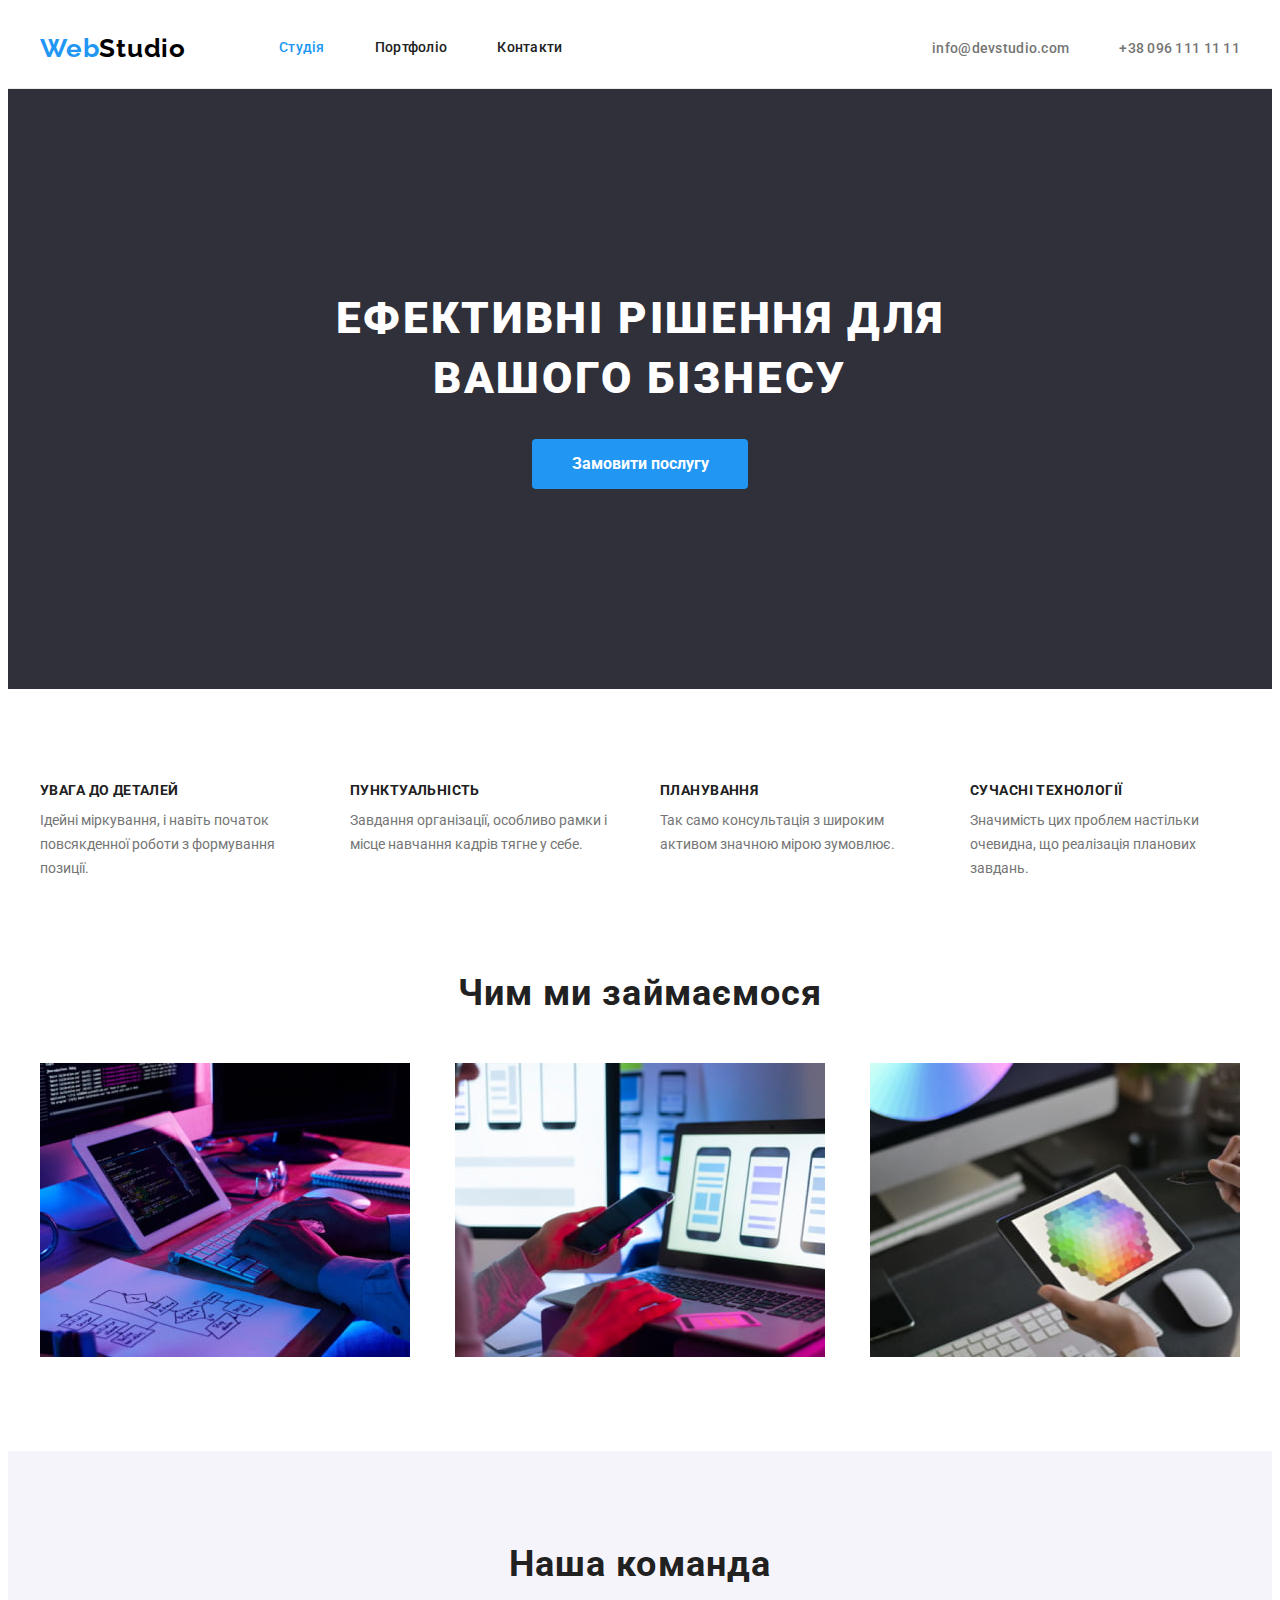
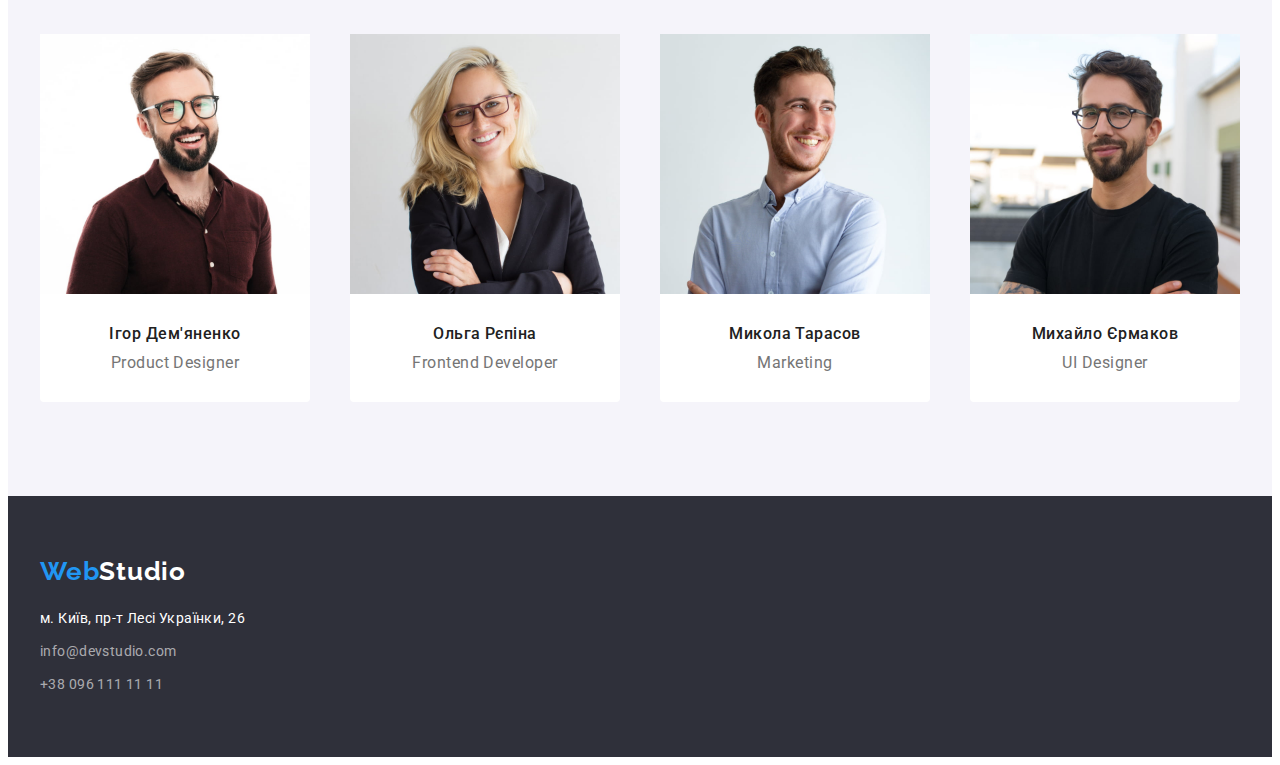
<file: index.html>
<!DOCTYPE html>
<html lang="uk">
  <head>
    <meta charset="UTF-8" />
    <meta http-equiv="X-UA-Compatible" content="IE=edge" />
    <meta name="viewport" content="width=device-width, initial-scale=1.0" />
    <link
      href="https://fonts.googleapis.com/css2?family=Raleway:wght@700&family=Roboto:wght@400;500;700;900&display=swap"
      rel="stylesheet"
    />
    <link
      rel="stylesheet"
      href="https://cdnjs.cloudflare.com/ajax/libs/modern-normalize/1.1.0/modern-normalize.min.css"
      integrity="sha512-wpPYUAdjBVSE4KJnH1VR1HeZfpl1ub8YT/NKx4PuQ5NmX2tKuGu6U/JRp5y+Y8XG2tV+wKQpNHVUX03MfMFn9Q=="
      crossorigin="anonymous"
      referrerpolicy="no-referrer"
    />
    <link rel="stylesheet" href="./css/styles.css" />
    <title>WebStudio</title>
  </head>
  <body class="page">
    <header>
      <div class="container main-nav">
        <a href="./index.html" class="logo">Web<span>Studio</span></a>
        <nav>
          <ul class="menu">
            <li><a href="./index.html" class="current">Студія</a></li>
            <li><a href="./portfolio.html">Портфоліо</a></li>
            <li><a href="#contacts">Контакти</a></li>
          </ul>
        </nav>
        <ul class="contacts">
          <li><a class="email" href="mailto:info@devstudio.com">info@devstudio.com</a></li>
          <li><a class="tel" href="tel:+380961111111">+38 096 111 11 11</a></li>
        </ul>
      </div>
    </header>
    <main>
      <section class="section hero">
        <div class="container">
          <h1>Ефективні рішення для вашого бізнесу</h1>
          <button type="button" class="button accent">Замовити послугу</button>
        </div>
      </section>
      <section class="section feature">
        <div class="container">
          <h2>Переваги</h2>
          <ul class="feature-list">
            <li>
              <h3>Увага до деталей</h3>
              <p>Ідейні міркування, і навіть початок повсякденної роботи з формування позиції.</p>
            </li>
            <li>
              <h3>Пунктуальність</h3>
              <p>Завдання організації, особливо рамки і місце навчання кадрів тягне у себе.</p>
            </li>
            <li>
              <h3>Планування</h3>
              <p>Так само консультація з широким активом значною мірою зумовлює.</p>
            </li>
            <li>
              <h3>Сучасні технології</h3>
              <p>Значимість цих проблем настільки очевидна, що реалізація планових завдань.</p>
            </li>
          </ul>
        </div>
      </section>
      <section class="section boxes">
        <div class="container">
          <h2>Чим ми займаємося</h2>
          <ul class="boxes-list">
            <li><img src="./images/main/img-4.jpg" alt="пише код" width="370" /></li>
            <li><img src="./images/main/img-5.jpg" alt="працює з телефоном" width="370" /></li>
            <li><img src="./images/main/img-6.jpg" alt="працює з планшетом" width="370" /></li>
          </ul>
        </div>
      </section>
      <section class="section team">
        <div class="container">
          <h2>Наша команда</h2>
          <ul class="team-list">
            <li>
              <img src="./images/main/img-3.jpg" alt="Ігор Дем'яненко" width="270" />
              <div class="team-text">
                <h3>Ігор Дем'яненко</h3>
                <p>Product Designer</p>
              </div>
            </li>
            <li>
              <img src="./images/main/img-2.jpg" alt="Ольга Рєпіна" width="270" />
              <div class="team-text">
                <h3>Ольга Рєпіна</h3>
                <p>Frontend Developer</p>
              </div>
            </li>
            <li>
              <img src="./images/main/img-1.jpg" alt="Микола Тарасов" width="270" />
              <div class="team-text">
                <h3>Микола Тарасов</h3>
                <p>Marketing</p>
              </div>
            </li>
            <li>
              <img src="./images/main/img.jpg" alt="Михайло Єрмаков" width="270" />
              <div class="team-text">
                <h3>Михайло Єрмаков</h3>
                <p>UI Designer</p>
              </div>
            </li>
          </ul>
        </div>
      </section>
    </main>
    <footer>
      <div class="container">
        <a href="./index.html" class="logo">Web<span>Studio</span></a>
        <address id="contacts">
          <ul class="contacts">
            <li><a class="address" href="#">м. Київ, пр-т Лесі Українки, 26</a></li>
            <li><a class="email" href="mailto:info@devstudio.com">info@devstudio.com</a></li>
            <li><a class="tel" href="tel:+380961111111">+38 096 111 11 11</a></li>
          </ul>
        </address>
      </div>
    </footer>
  </body>
</html>
</file>
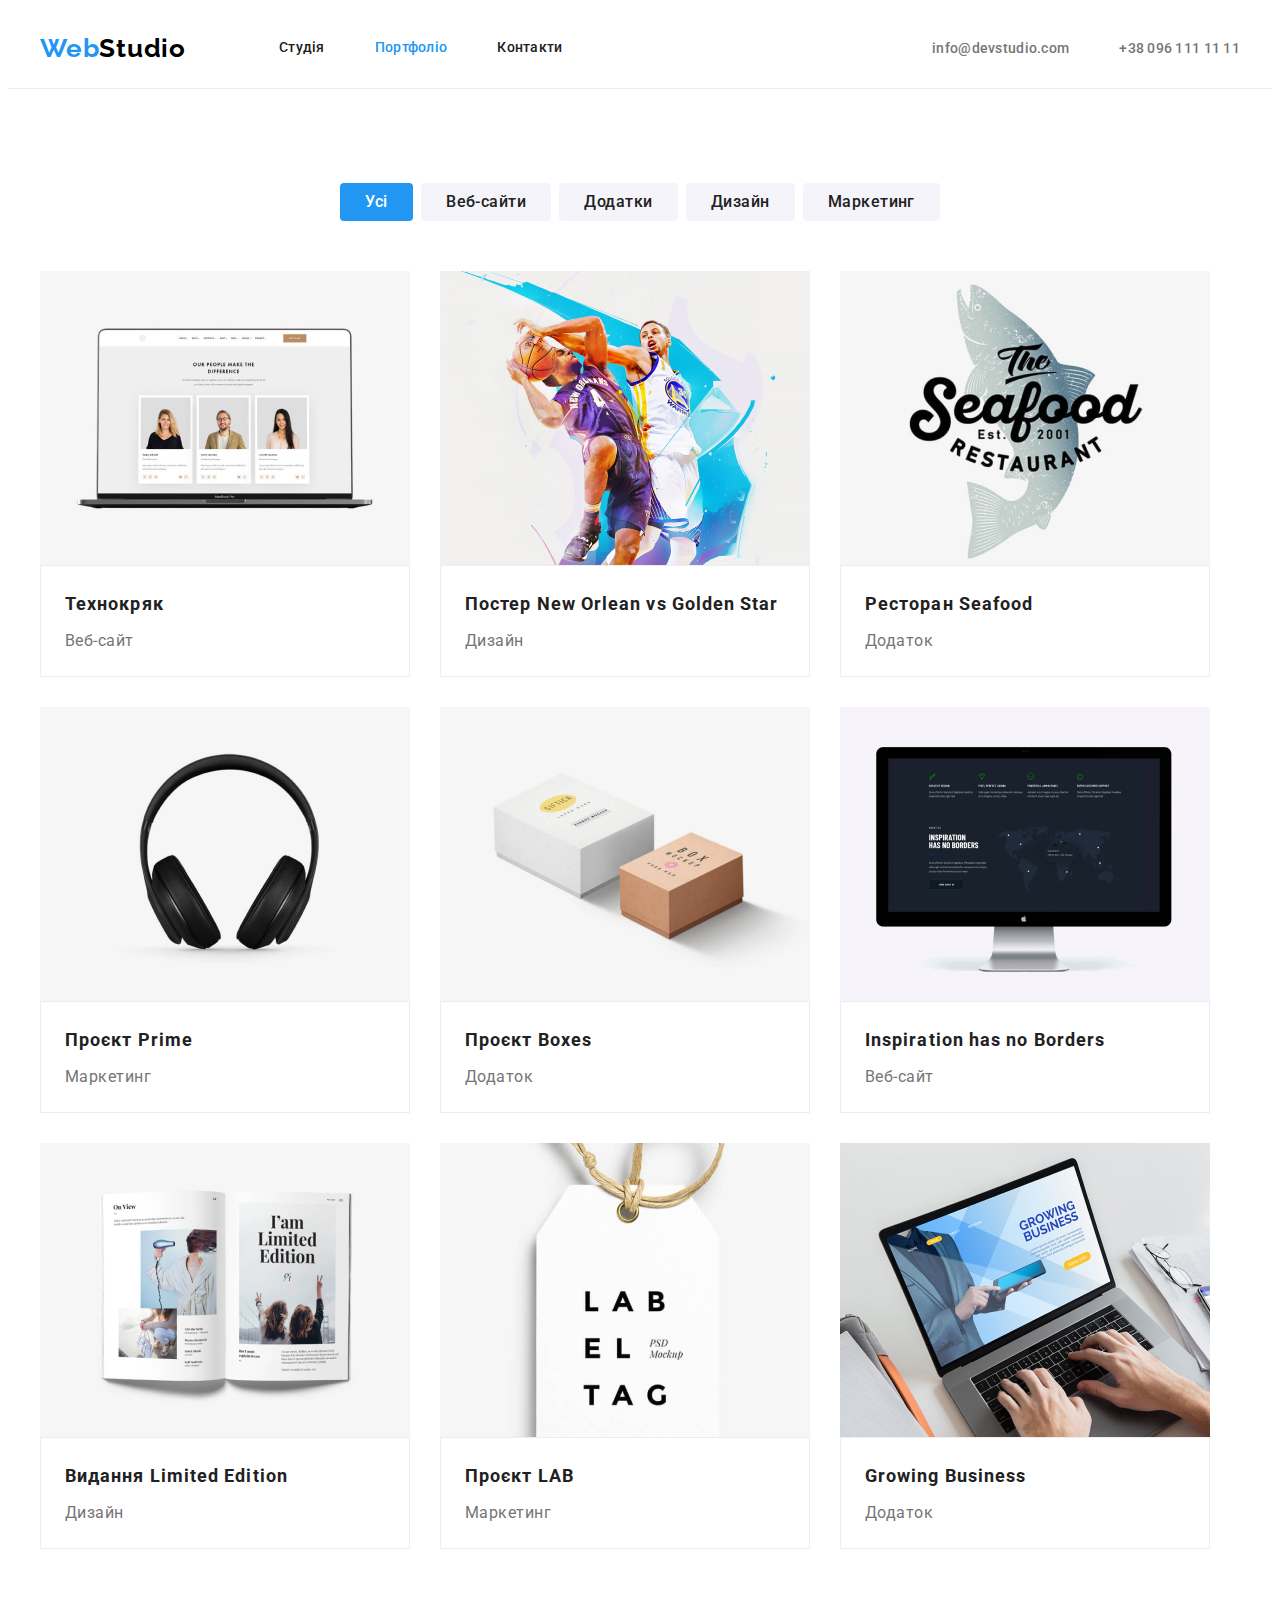
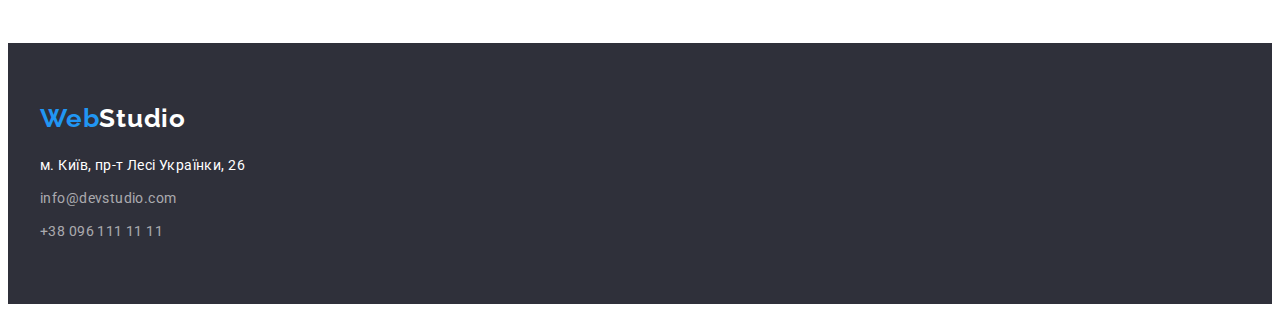
<file: portfolio.html>
<!DOCTYPE html>
<html lang="uk">
  <head>
    <meta charset="UTF-8" />
    <meta http-equiv="X-UA-Compatible" content="IE=edge" />
    <meta name="viewport" content="width=device-width, initial-scale=1.0" />
    <link
      href="https://fonts.googleapis.com/css2?family=Raleway:wght@700&family=Roboto:wght@400;500;700;900&display=swap"
      rel="stylesheet"
    />
    <link
      rel="stylesheet"
      href="https://cdnjs.cloudflare.com/ajax/libs/modern-normalize/1.1.0/modern-normalize.min.css"
      integrity="sha512-wpPYUAdjBVSE4KJnH1VR1HeZfpl1ub8YT/NKx4PuQ5NmX2tKuGu6U/JRp5y+Y8XG2tV+wKQpNHVUX03MfMFn9Q=="
      crossorigin="anonymous"
      referrerpolicy="no-referrer"
    />
    <link rel="stylesheet" href="./css/styles.css" />
    <title>WebStudio-Портфоліо</title>
  </head>
  <body class="page">
    <header>
      <div class="container main-nav">
        <a href="./index.html" class="logo">Web<span>Studio</span></a>
        <nav>
          <ul class="menu">
            <li><a href="./index.html">Студія</a></li>
            <li><a href="./portfolio.html" class="current">Портфоліо</a></li>
            <li><a href="#contacts">Контакти</a></li>
          </ul>
        </nav>
        <ul class="contacts">
          <li><a class="email" href="mailto:info@devstudio.com">info@devstudio.com</a></li>
          <li><a class="tel" href="tel:+380961111111">+38 096 111 11 11</a></li>
        </ul>
      </div>
    </header>
    <main>
      <section class="section portfolio">
        <div class="container">
          <h1>Портфоліо</h1>
          <ul class="filters">
            <li><button type="button" class="button accent">Усі</button></li>
            <li><button type="button" class="button">Веб-сайти</button></li>
            <li><button type="button" class="button">Додатки</button></li>
            <li><button type="button" class="button">Дизайн</button></li>
            <li><button type="button" class="button">Маркетинг</button></li>
          </ul>
          <ul class="cards-list">
            <li class="card">
              <a href="#">
                <img src="./images/portfolio/img.jpg" alt="сайт Технокряк" width="370" />
                <div class="card-text">
                  <h2>Технокряк</h2>
                  <p>Веб-сайт</p>
                </div>
              </a>
            </li>
            <li class="card">
              <a href="#">
                <img
                  src="./images/portfolio/img-1.jpg"
                  alt="постер New Orlean vs Golden Star"
                  width="370"
                />
                <div class="card-text">
                  <h2>Постер New Orlean vs Golden Star</h2>
                  <p>Дизайн</p>
                </div>
              </a>
            </li>
            <li class="card">
              <a href="#">
                <img src="./images/portfolio/img-2.jpg" alt="лого ресторана Seafood" width="370" />
                <div class="card-text">
                  <h2>Ресторан Seafood</h2>
                  <p>Додаток</p>
                </div>
              </a>
            </li>
            <li class="card">
              <a href="#">
                <img src="./images/portfolio/img-3.jpg" alt="навушники" width="370" />
                <div class="card-text">
                  <h2>Проєкт Prime</h2>
                  <p>Маркетинг</p>
                </div>
              </a>
            </li>
            <li class="card">
              <a href="#">
                <img src="./images/portfolio/img-4.jpg" alt="коробки" width="370" />
                <div class="card-text">
                  <h2>Проєкт Boxes</h2>
                  <p>Додаток</p>
                </div>
              </a>
            </li>
            <li class="card">
              <a href="#">
                <img src="./images/portfolio/img-5.jpg" alt="Веб-сайт" width="370" />
                <div class="card-text">
                  <h2>Inspiration has no Borders</h2>
                  <p>Веб-сайт</p>
                </div>
              </a>
            </li>
            <li class="card">
              <a href="#">
                <img src="./images/portfolio/img-6.jpg" alt="журнал" width="370" />
                <div class="card-text">
                  <h2>Видання Limited Edition</h2>
                  <p>Дизайн</p>
                </div>
              </a>
            </li>
            <li class="card">
              <a href="#">
                <img src="./images/portfolio/img-7.jpg" alt="лого LAB" width="370" />
                <div class="card-text">
                  <h2>Проєкт LAB</h2>
                  <p>Маркетинг</p>
                </div>
              </a>
            </li>
            <li class="card">
              <a href="#">
                <img src="./images/portfolio/img-8.jpg" alt="сайт Growing Business" width="370" />
                <div class="card-text">
                  <h2>Growing Business</h2>
                  <p>Додаток</p>
                </div>
              </a>
            </li>
          </ul>
        </div>
      </section>
    </main>
    <footer>
      <div class="container">
        <a href="./index.html" class="logo">Web<span>Studio</span></a>
        <address id="contacts">
          <ul class="contacts">
            <li><a class="address" href="#">м. Київ, пр-т Лесі Українки, 26</a></li>
            <li><a class="email" href="mailto:info@devstudio.com">info@devstudio.com</a></li>
            <li><a class="tel" href="tel:+380961111111">+38 096 111 11 11</a></li>
          </ul>
        </address>
      </div>
    </footer>
  </body>
</html>
</file>
<file: css/styles.css>
:root {
  --bg-color-main: #fff;
  --bg-color-secondary: #f5f4fa;
  --bg-color-footer: #2f303a;
  --bg-color-accent: #2196f3;
  --color-headers: #212121;
  --color-main: #757575;
  --border-color-nav: #ececec;
  --border-color-cards: #eee;
}

h1,
h2,
h3,
h4,
h5,
h6,
p {
  margin: 0;
}

body {
  font-family: 'Roboto', sans-serif;
  font-size: 14px;
  color: var(--color-main);
  background-color: var(--bg-color-main);
}

.menu,
.contacts,
.feature-list,
.boxes-list,
.team-list,
.filters,
.cards-list {
  margin-top: 0;
  margin-bottom: 0;
  padding-left: 0;

  list-style: none;
}

.container {
  width: 1200px;
  margin: 0 auto;
  padding-left: 15px;
  padding-right: 15px;
}

.section {
  padding: 94px 0;
}

/* ---Buttons--- */
.button {
  border-width: 0;

  font-family: Roboto, sans-serif;
  color: var(--color-headers);
  background-color: var(--bg-color-secondary);
  cursor: pointer;
}
.button.accent,
.button:hover,
.button:focus {
  color: var(--bg-color-main);
  background-color: var(--bg-color-accent);
}

/* -------Header------- */
header {
  border-bottom: 1px solid var(--border-color-nav);
}
.main-nav {
  display: flex;
  align-items: center;
}
.logo {
  font-family: 'Raleway', sans-serif;
  font-weight: 700;
  font-size: 26px;
  line-height: 1.19;
  letter-spacing: 0.03em;
  color: var(--bg-color-accent);
  text-decoration: none;
}
header .logo span {
  color: #000;
}
header .contacts,
.menu {
  display: flex;
  margin-left: 93px;
}
header .contacts li:not(:last-child),
.menu li:not(:last-child) {
  margin-right: 50px;
}
.menu a {
  display: block;
  padding: 32px 0;

  color: var(--color-headers);
}
header .contacts {
  margin-left: auto;
}
header .contacts a {
  color: var(--color-main);
}
.menu a,
header .contacts a {
  font-weight: 500;
  font-size: 14px;
  line-height: 1.14;
  letter-spacing: 0.02em;
  text-decoration: none;
}
.menu a:hover,
.menu a:focus,
.menu .current,
.contacts .tel:hover,
.contacts .tel:focus,
.contacts .email:hover,
.contacts .email:focus {
  color: var(--bg-color-accent);
}

/* -------Start page------- */
.section h1,
.section h2,
.section h3 {
  color: var(--color-headers);
}
.section h2 {
  margin-bottom: 50px;

  font-size: 36px;
  line-height: 1.08;
  text-align: center;
}
.section h2,
.section h3 {
  letter-spacing: 0.03em;
}

/* ---Section Hero--- */
.hero {
  padding: 200px 0;
  text-align: center;
  background-color: var(--bg-color-footer);
}
.hero h1 {
  width: 696px;
  margin: 0 auto;
  margin-bottom: 30px;

  font-size: 44px;
  font-weight: 900;
  line-height: 1.36;
  text-transform: uppercase;
  letter-spacing: 0.06em;
  color: var(--bg-color-main);
}
.hero .button {
  min-width: 216px;
  padding: 10px 32px;
  border-radius: 4px;

  font-size: 16px;
  font-weight: 700;
  line-height: 1.88;
  text-align: center;
}

/* ---Section Feature--- */
.feature {
  padding-bottom: 0;
}
.feature h2 {
  display: none;
}
.feature-list {
  display: flex;
  justify-content: space-between;
}
.feature-list li {
  width: 270px;
}
.feature-list h3 {
  margin-bottom: 10px;

  font-size: 14px;
  font-weight: 700;
  line-height: 1.14;
  letter-spacing: 0.03em;
  text-transform: uppercase;
}
.feature-list p {
  line-height: 1.71;
}

/* ---Section Boxes--- */
.boxes {
  font-size: 0;
}
.boxes-list {
  display: flex;
  justify-content: space-between;
}

/* ---Section Team--- */
.team {
  background-color: var(--bg-color-secondary);
}
.team-list {
  display: flex;
  justify-content: space-between;

  font-size: 0;
}
.team-list li {
  border-radius: 0px 0px 4px 4px;
  background-color: var(--bg-color-main);
}
.team-text {
  max-width: 270px;
  padding: 30px 5px;
}
.team-text h3 {
  margin-bottom: 10px;

  font-weight: 500;
}
.team-text h3,
.team-text p {
  font-size: 16px;
  line-height: 1.19;
  letter-spacing: 0.03em;
  text-align: center;
}

/* -------Portfolio page------- */
.portfolio h1 {
  display: none;
}
.filters {
  display: flex;
  margin-bottom: 50px;
  justify-content: center;
}
.filters li {
  margin-right: 8px;
}
.filters li:last-child {
  margin-right: 0;
}
.filters button {
  min-width: 73px;
  padding: 6px 25px;
  border-radius: 4px;

  font-weight: 500;
  font-size: 16px;
  line-height: 1.63;
  text-align: center;
  letter-spacing: 0.03em;
}
.cards-list {
  display: flex;
  flex-wrap: wrap;
}
.card {
  width: 370px;
  margin-right: 30px;
  margin-bottom: 30px;

  font-size: 0;
}
.card:nth-child(3n) {
  margin-right: 0;
}
.card:nth-last-child(-n + 3) {
  margin-bottom: 0;
}
.card a {
  text-decoration: none;
}
.card-text {
  padding: 20px 24px;
  border: 1px solid var(--border-color-cards);
}
.card-text h2 {
  margin-bottom: 4px;

  font-weight: 700;
  font-size: 18px;
  line-height: 2;
  letter-spacing: 0.06em;
  text-align: left;
  color: var(--color-headers);
}
.card-text p {
  font-size: 16px;
  line-height: 1.88;
  letter-spacing: 0.03em;
  color: var(--color-main);
}

/* -------Footer------- */
footer {
  padding: 60px 0;

  background-color: var(--bg-color-footer);
}
footer .logo {
  display: inline-block;
  margin-bottom: 20px;
}
footer .logo span {
  color: var(--bg-color-main);
}
footer .contacts li:not(:last-child) {
  margin-bottom: 9px;
}
footer .contacts a {
  font-size: 14px;
  font-style: normal;
  line-height: 1.71;
  letter-spacing: 0.03em;
  color: rgba(255, 255, 255, 0.6);
  text-decoration: none;
}
footer .contacts .address {
  color: var(--bg-color-main);
}
</file>
